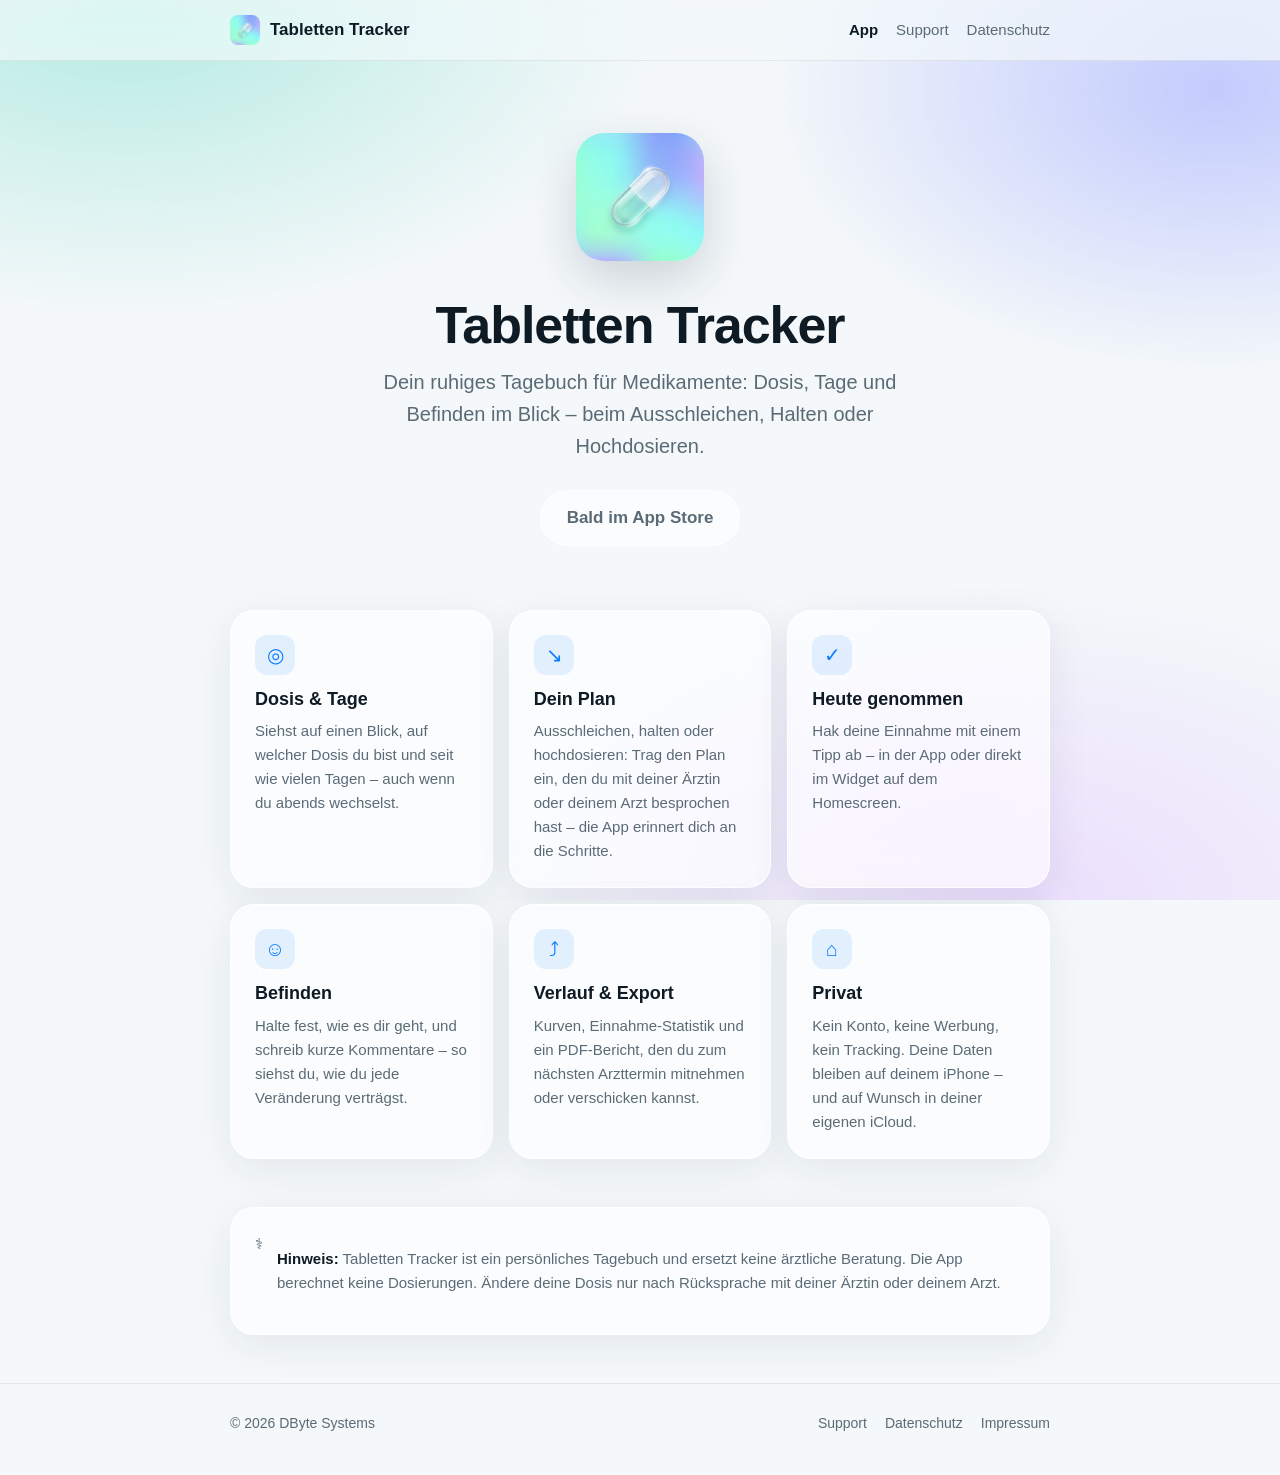
<file: index.html>
<!DOCTYPE html>
<html lang="de">
<head>
  <meta charset="utf-8">
  <meta name="viewport" content="width=device-width, initial-scale=1">
  <title>Tabletten Tracker – Dein Medikamenten-Tagebuch</title>
  <meta name="description" content="Tabletten Tracker: Dosis, Tage und Befinden im Blick – beim Ausschleichen, Halten oder Hochdosieren deiner Medikamente. Ohne Konto, ohne Tracking.">
  <link rel="icon" type="image/png" href="assets/favicon.png">
  <link rel="apple-touch-icon" href="assets/app-icon.png">
  <link rel="stylesheet" href="style.css">
</head>
<body>
  <header class="site">
    <div class="wrap">
      <a class="brand" href="index.html"><img src="assets/favicon.png" alt=""><span>Tabletten Tracker</span></a>
      <nav class="site">
        <a href="index.html" aria-current="page">App</a>
        <a href="support.html">Support</a>
        <a href="datenschutz.html">Datenschutz</a>
      </nav>
    </div>
  </header>

  <main class="wrap">
    <section class="hero">
      <img class="icon" src="assets/app-icon.png" alt="App-Icon von Tabletten Tracker">
      <h1>Tabletten Tracker</h1>
      <p class="lead">Dein ruhiges Tagebuch für Medikamente: Dosis, Tage und Befinden im Blick – beim Ausschleichen, Halten oder Hochdosieren.</p>
      <!-- Sobald die App im Store ist: class="button" und den App-Store-Link eintragen -->
      <span class="button soon">Bald im App Store</span>
    </section>

    <section class="grid">
      <div class="card feature">
        <div class="symbol">◎</div>
        <h3>Dosis &amp; Tage</h3>
        <p>Siehst auf einen Blick, auf welcher Dosis du bist und seit wie vielen Tagen – auch wenn du abends wechselst.</p>
      </div>
      <div class="card feature">
        <div class="symbol">↘</div>
        <h3>Dein Plan</h3>
        <p>Ausschleichen, halten oder hochdosieren: Trag den Plan ein, den du mit deiner Ärztin oder deinem Arzt besprochen hast – die App erinnert dich an die Schritte.</p>
      </div>
      <div class="card feature">
        <div class="symbol">✓</div>
        <h3>Heute genommen</h3>
        <p>Hak deine Einnahme mit einem Tipp ab – in der App oder direkt im Widget auf dem Homescreen.</p>
      </div>
      <div class="card feature">
        <div class="symbol">☺</div>
        <h3>Befinden</h3>
        <p>Halte fest, wie es dir geht, und schreib kurze Kommentare – so siehst du, wie du jede Veränderung verträgst.</p>
      </div>
      <div class="card feature">
        <div class="symbol">⤴</div>
        <h3>Verlauf &amp; Export</h3>
        <p>Kurven, Einnahme-Statistik und ein PDF-Bericht, den du zum nächsten Arzttermin mitnehmen oder verschicken kannst.</p>
      </div>
      <div class="card feature">
        <div class="symbol">⌂</div>
        <h3>Privat</h3>
        <p>Kein Konto, keine Werbung, kein Tracking. Deine Daten bleiben auf deinem iPhone – und auf Wunsch in deiner eigenen iCloud.</p>
      </div>
    </section>

    <div class="card notice">
      <span aria-hidden="true">⚕︎</span>
      <p><strong>Hinweis:</strong> Tabletten Tracker ist ein persönliches Tagebuch und ersetzt keine ärztliche Beratung. Die App berechnet keine Dosierungen. Ändere deine Dosis nur nach Rücksprache mit deiner Ärztin oder deinem Arzt.</p>
    </div>
  </main>

  <footer class="site">
    <div class="wrap">
      <span>© 2026 DByte Systems</span>
      <nav>
        <a href="support.html">Support</a>
        <a href="datenschutz.html">Datenschutz</a>
        <a href="impressum.html">Impressum</a>
      </nav>
    </div>
  </footer>
</body>
</html>
</file>
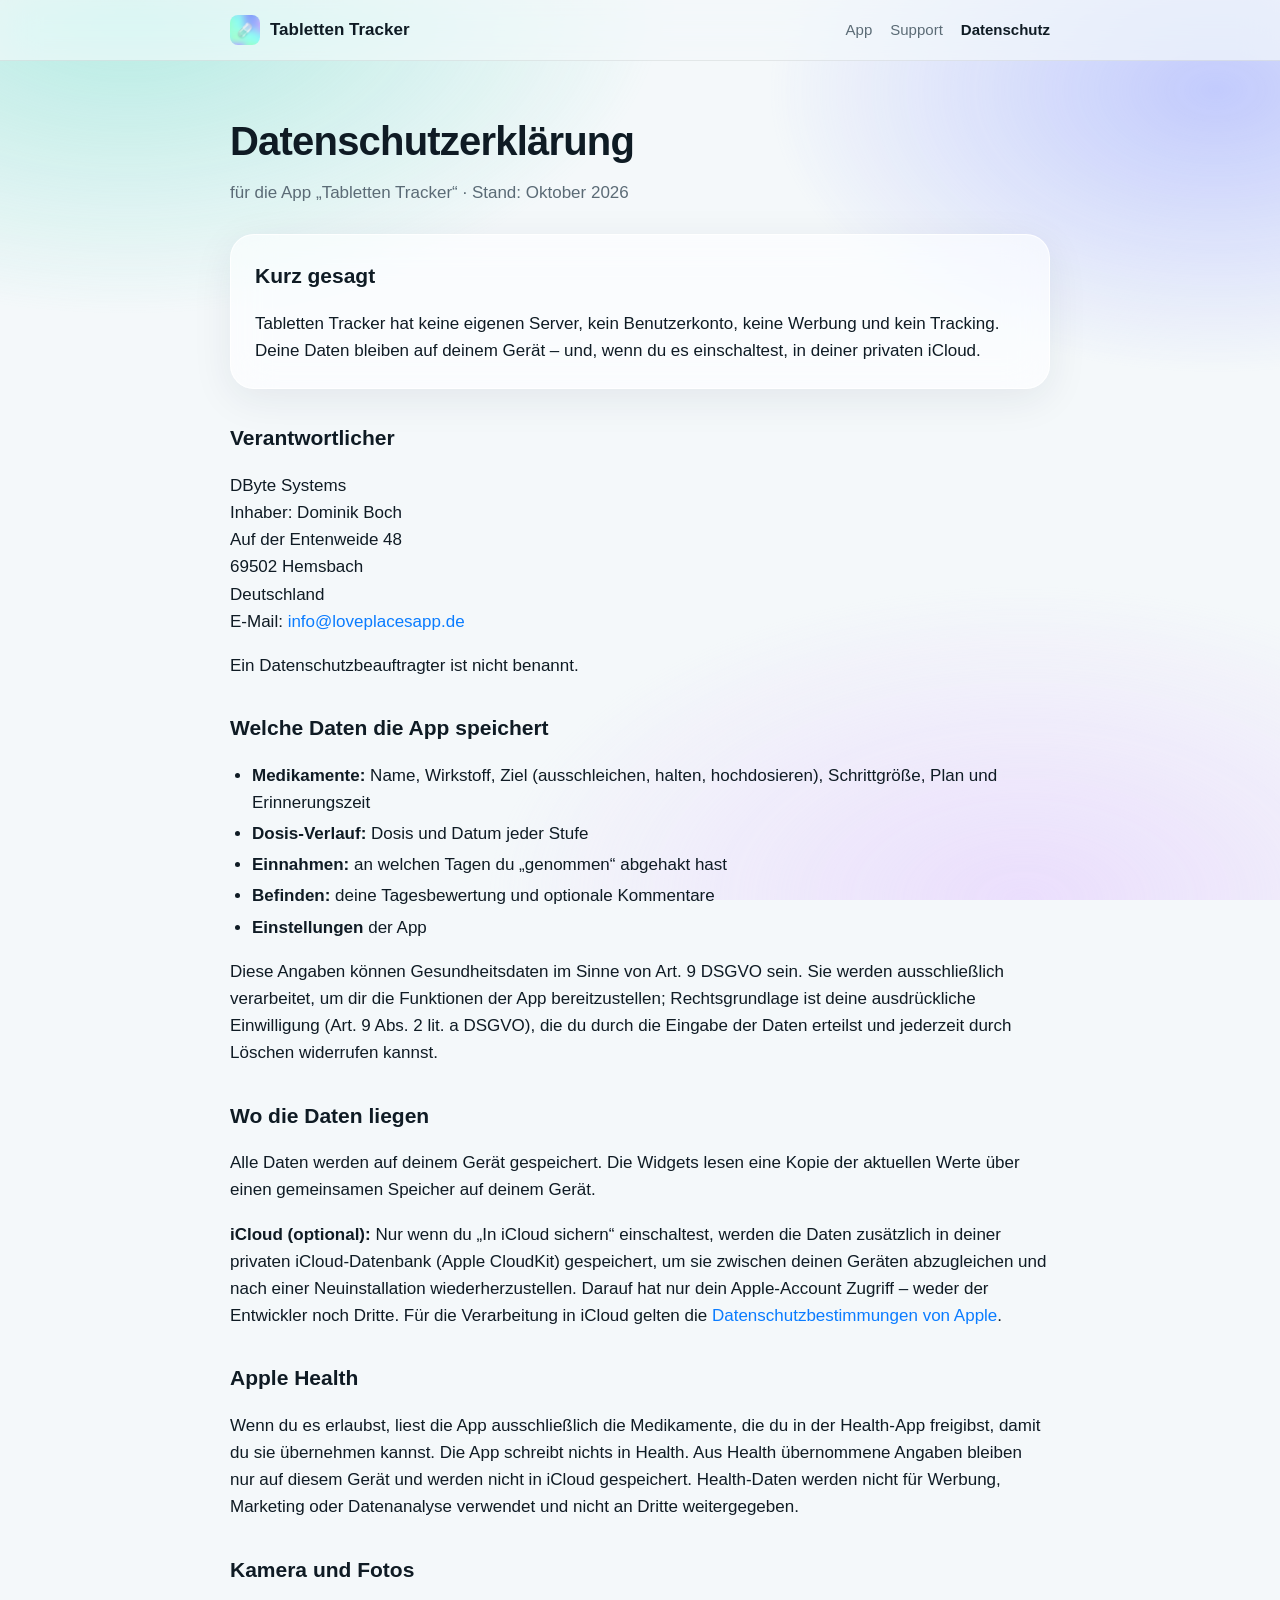
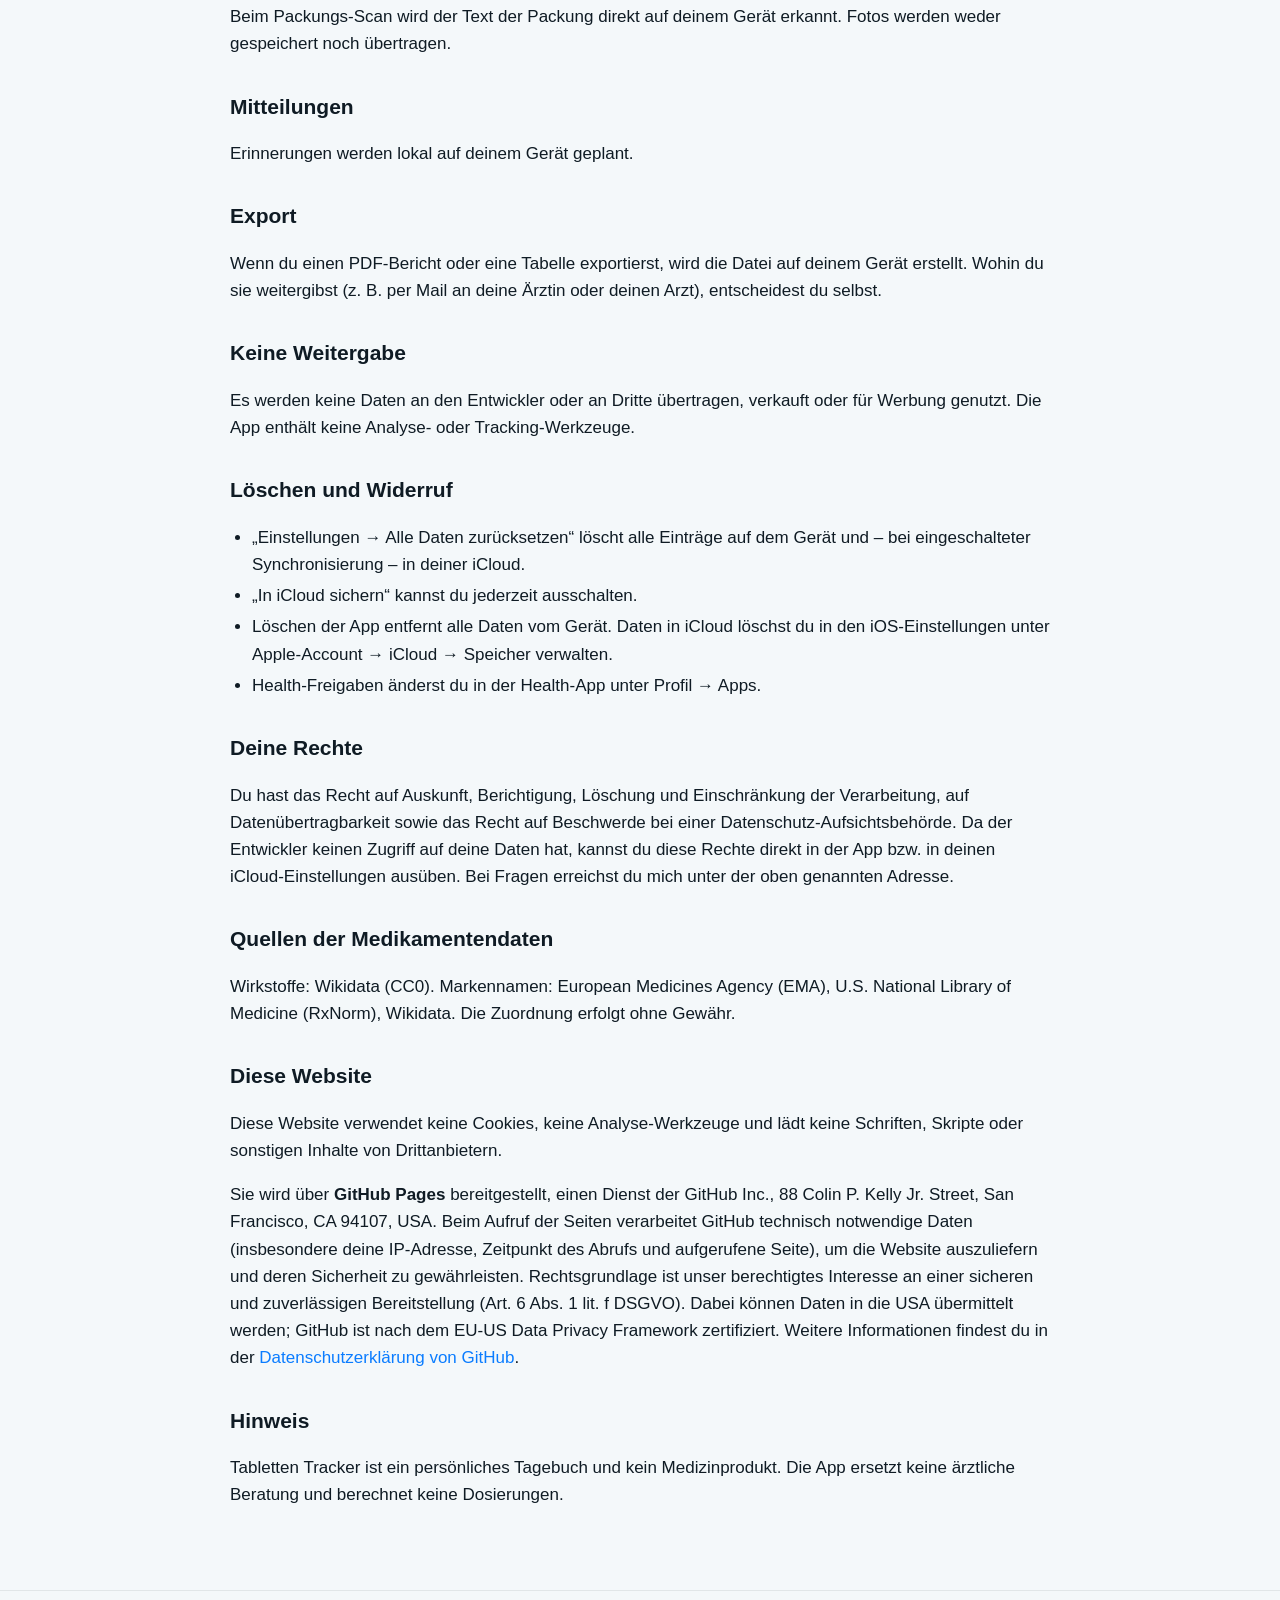
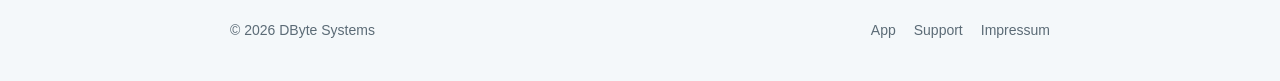
<file: datenschutz.html>
<!DOCTYPE html>
<html lang="de">
<head>
  <meta charset="utf-8">
  <meta name="viewport" content="width=device-width, initial-scale=1">
  <title>Datenschutz – Tabletten Tracker</title>
  <meta name="description" content="Datenschutzerklärung der App Tabletten Tracker.">
  <link rel="icon" type="image/png" href="assets/favicon.png">
  <link rel="stylesheet" href="style.css">
</head>
<body>
  <header class="site">
    <div class="wrap">
      <a class="brand" href="index.html"><img src="assets/favicon.png" alt=""><span>Tabletten Tracker</span></a>
      <nav class="site">
        <a href="index.html">App</a>
        <a href="support.html">Support</a>
        <a href="datenschutz.html" aria-current="page">Datenschutz</a>
      </nav>
    </div>
  </header>

  <main class="wrap doc">
    <h1>Datenschutzerklärung</h1>
    <p class="meta">für die App „Tabletten Tracker“ · Stand: Oktober 2026</p>

    <div class="card">
      <h2 style="margin-top:0">Kurz gesagt</h2>
      <p style="margin-bottom:0">Tabletten Tracker hat keine eigenen Server, kein Benutzerkonto, keine Werbung und kein Tracking. Deine Daten bleiben auf deinem Gerät – und, wenn du es einschaltest, in deiner privaten iCloud.</p>
    </div>

    <h2>Verantwortlicher</h2>
    <p>
      DByte Systems<br>
      Inhaber: Dominik Boch<br>
      Auf der Entenweide 48<br>
      69502 Hemsbach<br>
      Deutschland<br>
      E-Mail: <a href="mailto:info@loveplacesapp.de">info@loveplacesapp.de</a>
    </p>
    <p>Ein Datenschutzbeauftragter ist nicht benannt.</p>

    <h2>Welche Daten die App speichert</h2>
    <ul>
      <li><strong>Medikamente:</strong> Name, Wirkstoff, Ziel (ausschleichen, halten, hochdosieren), Schrittgröße, Plan und Erinnerungszeit</li>
      <li><strong>Dosis-Verlauf:</strong> Dosis und Datum jeder Stufe</li>
      <li><strong>Einnahmen:</strong> an welchen Tagen du „genommen“ abgehakt hast</li>
      <li><strong>Befinden:</strong> deine Tagesbewertung und optionale Kommentare</li>
      <li><strong>Einstellungen</strong> der App</li>
    </ul>
    <p>Diese Angaben können Gesundheitsdaten im Sinne von Art. 9 DSGVO sein. Sie werden ausschließlich verarbeitet, um dir die Funktionen der App bereitzustellen; Rechtsgrundlage ist deine ausdrückliche Einwilligung (Art. 9 Abs. 2 lit. a DSGVO), die du durch die Eingabe der Daten erteilst und jederzeit durch Löschen widerrufen kannst.</p>

    <h2>Wo die Daten liegen</h2>
    <p>Alle Daten werden auf deinem Gerät gespeichert. Die Widgets lesen eine Kopie der aktuellen Werte über einen gemeinsamen Speicher auf deinem Gerät.</p>
    <p><strong>iCloud (optional):</strong> Nur wenn du „In iCloud sichern“ einschaltest, werden die Daten zusätzlich in deiner privaten iCloud-Datenbank (Apple CloudKit) gespeichert, um sie zwischen deinen Geräten abzugleichen und nach einer Neuinstallation wiederherzustellen. Darauf hat nur dein Apple-Account Zugriff – weder der Entwickler noch Dritte. Für die Verarbeitung in iCloud gelten die <a href="https://www.apple.com/de/legal/privacy/" rel="noopener">Datenschutzbestimmungen von Apple</a>.</p>

    <h2>Apple Health</h2>
    <p>Wenn du es erlaubst, liest die App ausschließlich die Medikamente, die du in der Health-App freigibst, damit du sie übernehmen kannst. Die App schreibt nichts in Health. Aus Health übernommene Angaben bleiben nur auf diesem Gerät und werden nicht in iCloud gespeichert. Health-Daten werden nicht für Werbung, Marketing oder Datenanalyse verwendet und nicht an Dritte weitergegeben.</p>

    <h2>Kamera und Fotos</h2>
    <p>Beim Packungs-Scan wird der Text der Packung direkt auf deinem Gerät erkannt. Fotos werden weder gespeichert noch übertragen.</p>

    <h2>Mitteilungen</h2>
    <p>Erinnerungen werden lokal auf deinem Gerät geplant.</p>

    <h2>Export</h2>
    <p>Wenn du einen PDF-Bericht oder eine Tabelle exportierst, wird die Datei auf deinem Gerät erstellt. Wohin du sie weitergibst (z. B. per Mail an deine Ärztin oder deinen Arzt), entscheidest du selbst.</p>

    <h2>Keine Weitergabe</h2>
    <p>Es werden keine Daten an den Entwickler oder an Dritte übertragen, verkauft oder für Werbung genutzt. Die App enthält keine Analyse- oder Tracking-Werkzeuge.</p>

    <h2>Löschen und Widerruf</h2>
    <ul>
      <li>„Einstellungen → Alle Daten zurücksetzen“ löscht alle Einträge auf dem Gerät und – bei eingeschalteter Synchronisierung – in deiner iCloud.</li>
      <li>„In iCloud sichern“ kannst du jederzeit ausschalten.</li>
      <li>Löschen der App entfernt alle Daten vom Gerät. Daten in iCloud löschst du in den iOS-Einstellungen unter Apple-Account → iCloud → Speicher verwalten.</li>
      <li>Health-Freigaben änderst du in der Health-App unter Profil → Apps.</li>
    </ul>

    <h2>Deine Rechte</h2>
    <p>Du hast das Recht auf Auskunft, Berichtigung, Löschung und Einschränkung der Verarbeitung, auf Datenübertragbarkeit sowie das Recht auf Beschwerde bei einer Datenschutz-Aufsichtsbehörde. Da der Entwickler keinen Zugriff auf deine Daten hat, kannst du diese Rechte direkt in der App bzw. in deinen iCloud-Einstellungen ausüben. Bei Fragen erreichst du mich unter der oben genannten Adresse.</p>

    <h2>Quellen der Medikamentendaten</h2>
    <p>Wirkstoffe: Wikidata (CC0). Markennamen: European Medicines Agency (EMA), U.S. National Library of Medicine (RxNorm), Wikidata. Die Zuordnung erfolgt ohne Gewähr.</p>

    <h2>Diese Website</h2>
    <p>Diese Website verwendet keine Cookies, keine Analyse-Werkzeuge und lädt keine Schriften, Skripte oder sonstigen Inhalte von Drittanbietern.</p>
    <p>Sie wird über <strong>GitHub Pages</strong> bereitgestellt, einen Dienst der GitHub Inc., 88 Colin P. Kelly Jr. Street, San Francisco, CA 94107, USA. Beim Aufruf der Seiten verarbeitet GitHub technisch notwendige Daten (insbesondere deine IP-Adresse, Zeitpunkt des Abrufs und aufgerufene Seite), um die Website auszuliefern und deren Sicherheit zu gewährleisten. Rechtsgrundlage ist unser berechtigtes Interesse an einer sicheren und zuverlässigen Bereitstellung (Art. 6 Abs. 1 lit. f DSGVO). Dabei können Daten in die USA übermittelt werden; GitHub ist nach dem EU-US Data Privacy Framework zertifiziert. Weitere Informationen findest du in der <a href="https://docs.github.com/de/site-policy/privacy-policies/github-general-privacy-statement" rel="noopener">Datenschutzerklärung von GitHub</a>.</p>

    <h2>Hinweis</h2>
    <p>Tabletten Tracker ist ein persönliches Tagebuch und kein Medizinprodukt. Die App ersetzt keine ärztliche Beratung und berechnet keine Dosierungen.</p>
  </main>

  <footer class="site">
    <div class="wrap">
      <span>© 2026 DByte Systems</span>
      <nav>
        <a href="index.html">App</a>
        <a href="support.html">Support</a>
        <a href="impressum.html">Impressum</a>
      </nav>
    </div>
  </footer>
</body>
</html>
</file>
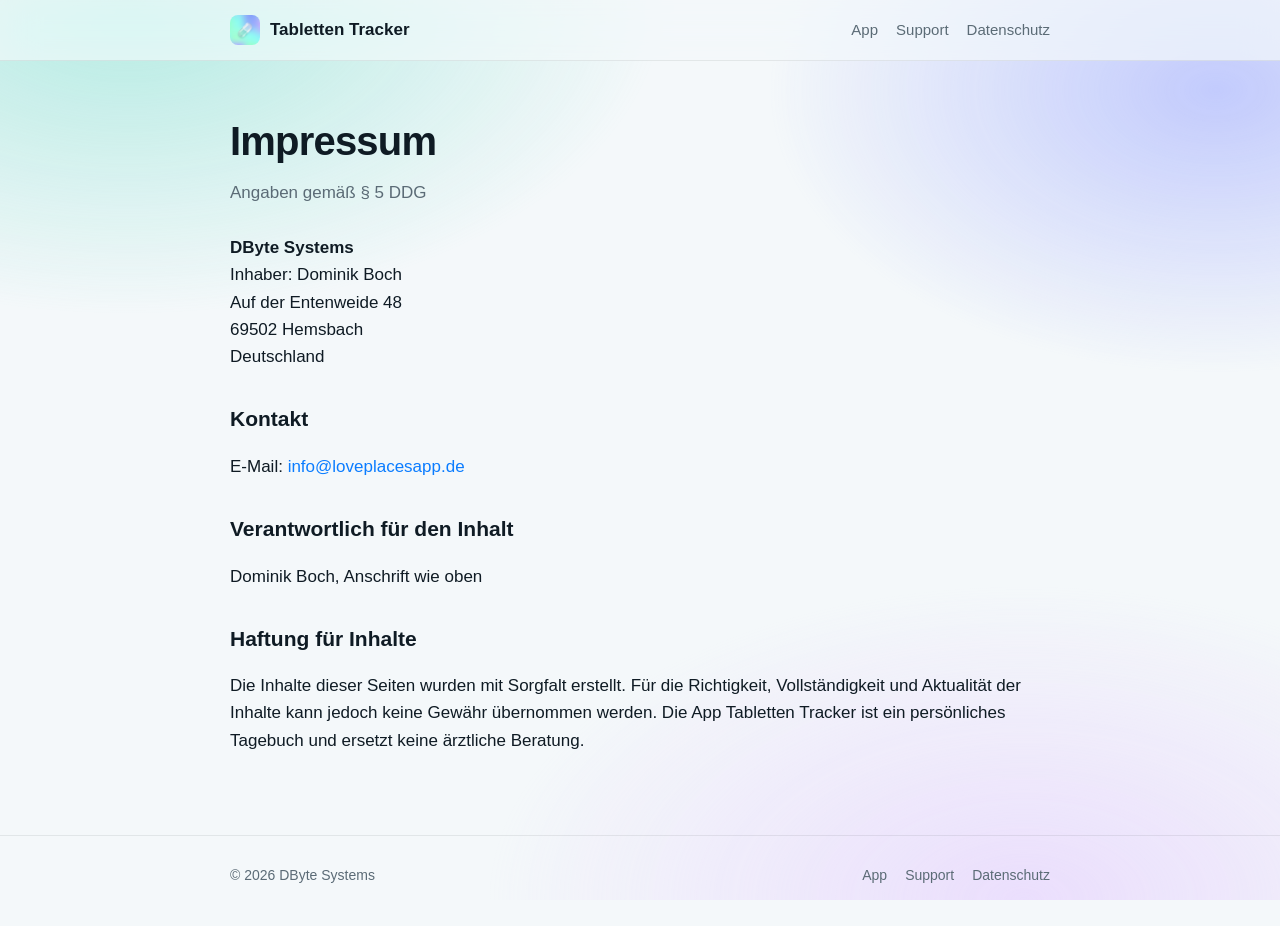
<file: impressum.html>
<!DOCTYPE html>
<html lang="de">
<head>
  <meta charset="utf-8">
  <meta name="viewport" content="width=device-width, initial-scale=1">
  <title>Impressum – Tabletten Tracker</title>
  <meta name="robots" content="noindex">
  <link rel="icon" type="image/png" href="assets/favicon.png">
  <link rel="stylesheet" href="style.css">
</head>
<body>
  <header class="site">
    <div class="wrap">
      <a class="brand" href="index.html"><img src="assets/favicon.png" alt=""><span>Tabletten Tracker</span></a>
      <nav class="site">
        <a href="index.html">App</a>
        <a href="support.html">Support</a>
        <a href="datenschutz.html">Datenschutz</a>
      </nav>
    </div>
  </header>

  <main class="wrap doc">
    <h1>Impressum</h1>
    <p class="meta">Angaben gemäß § 5 DDG</p>

    <p>
      <strong>DByte Systems</strong><br>
      Inhaber: Dominik Boch<br>
      Auf der Entenweide 48<br>
      69502 Hemsbach<br>
      Deutschland
    </p>

    <h2>Kontakt</h2>
    <p>E-Mail: <a href="mailto:info@loveplacesapp.de">info@loveplacesapp.de</a></p>

    <h2>Verantwortlich für den Inhalt</h2>
    <p>Dominik Boch, Anschrift wie oben</p>

    <h2>Haftung für Inhalte</h2>
    <p>Die Inhalte dieser Seiten wurden mit Sorgfalt erstellt. Für die Richtigkeit, Vollständigkeit und Aktualität der Inhalte kann jedoch keine Gewähr übernommen werden. Die App Tabletten Tracker ist ein persönliches Tagebuch und ersetzt keine ärztliche Beratung.</p>
  </main>

  <footer class="site">
    <div class="wrap">
      <span>© 2026 DByte Systems</span>
      <nav>
        <a href="index.html">App</a>
        <a href="support.html">Support</a>
        <a href="datenschutz.html">Datenschutz</a>
      </nav>
    </div>
  </footer>
</body>
</html>
</file>
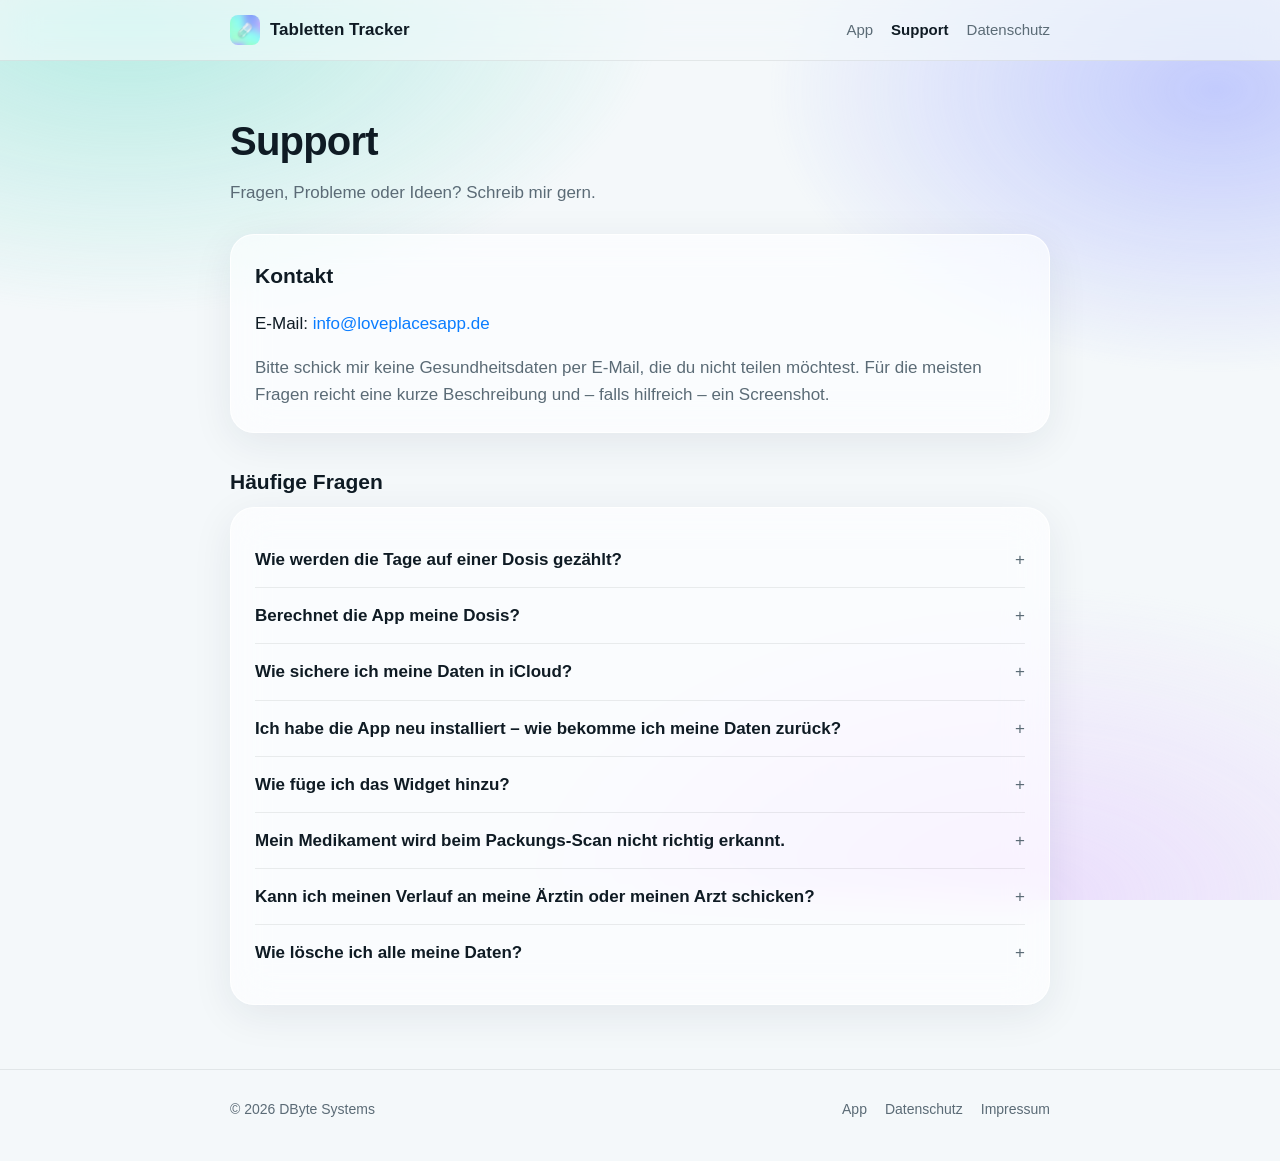
<file: support.html>
<!DOCTYPE html>
<html lang="de">
<head>
  <meta charset="utf-8">
  <meta name="viewport" content="width=device-width, initial-scale=1">
  <title>Support – Tabletten Tracker</title>
  <meta name="description" content="Hilfe und Kontakt für die App Tabletten Tracker.">
  <link rel="icon" type="image/png" href="assets/favicon.png">
  <link rel="stylesheet" href="style.css">
</head>
<body>
  <header class="site">
    <div class="wrap">
      <a class="brand" href="index.html"><img src="assets/favicon.png" alt=""><span>Tabletten Tracker</span></a>
      <nav class="site">
        <a href="index.html">App</a>
        <a href="support.html" aria-current="page">Support</a>
        <a href="datenschutz.html">Datenschutz</a>
      </nav>
    </div>
  </header>

  <main class="wrap doc">
    <h1>Support</h1>
    <p class="meta">Fragen, Probleme oder Ideen? Schreib mir gern.</p>

    <div class="card">
      <h2 style="margin-top:0">Kontakt</h2>
      <p>E-Mail: <a href="mailto:info@loveplacesapp.de?subject=Tabletten%20Tracker">info@loveplacesapp.de</a></p>
      <p style="color:var(--muted);margin-bottom:0">Bitte schick mir keine Gesundheitsdaten per E-Mail, die du nicht teilen möchtest. Für die meisten Fragen reicht eine kurze Beschreibung und – falls hilfreich – ein Screenshot.</p>
    </div>

    <h2>Häufige Fragen</h2>
    <div class="card">
      <details>
        <summary>Wie werden die Tage auf einer Dosis gezählt?</summary>
        <p>Tag 1 ist der Tag, an dem du die neue Dosis nimmst. Ist „Ich ändere die Dosis abends“ eingeschaltet, beginnt Tag 1 am Folgetag – eine Änderung bis 4 Uhr nachts zählt noch zum Vorabend. Du kannst das pro Medikament in den Einstellungen ändern.</p>
      </details>
      <details>
        <summary>Berechnet die App meine Dosis?</summary>
        <p>Nein. Ziel, Schrittgröße und Rhythmus trägst du selbst ein – am besten so, wie du es mit deiner Ärztin oder deinem Arzt besprochen hast. Die App zählt nur die Tage und erinnert dich an deine Schritte.</p>
      </details>
      <details>
        <summary>Wie sichere ich meine Daten in iCloud?</summary>
        <p>Schalte in der App unter Einstellungen → iCloud „In iCloud sichern“ ein. Deine Einträge werden dann in deiner privaten iCloud gespeichert und zwischen deinen Geräten abgeglichen. Dafür musst du auf dem iPhone bei iCloud angemeldet sein.</p>
      </details>
      <details>
        <summary>Ich habe die App neu installiert – wie bekomme ich meine Daten zurück?</summary>
        <p>Wenn du vorher „In iCloud sichern“ eingeschaltet hattest, tippe auf dem Willkommensbildschirm auf „Daten aus iCloud wiederherstellen“. Nach ein paar Sekunden sind deine Medikamente und dein Verlauf wieder da.</p>
      </details>
      <details>
        <summary>Wie füge ich das Widget hinzu?</summary>
        <p>Halte eine freie Stelle auf dem Homescreen gedrückt, tippe oben links auf „Bearbeiten“ → „Widget hinzufügen“ und suche nach „Tabletten Tracker“. In der App legst du unter Einstellungen → Widget fest, ob der Button die Einnahme abhakt oder den nächsten Dosisschritt öffnet.</p>
      </details>
      <details>
        <summary>Mein Medikament wird beim Packungs-Scan nicht richtig erkannt.</summary>
        <p>Fotografiere die Seite mit Name und Wirkstoff möglichst gerade, formatfüllend und ohne Spiegelungen. Du kannst den erkannten Namen vor dem Speichern jederzeit korrigieren oder einen der Vorschläge antippen.</p>
      </details>
      <details>
        <summary>Kann ich meinen Verlauf an meine Ärztin oder meinen Arzt schicken?</summary>
        <p>Ja. Öffne den Verlauf, tippe oben links auf das Teilen-Symbol und wähle „PDF-Bericht“ oder „Tabelle (CSV)“. Danach kannst du die Datei per Mail verschicken, sichern oder ausdrucken.</p>
      </details>
      <details>
        <summary>Wie lösche ich alle meine Daten?</summary>
        <p>In der App unter Einstellungen → „Alle Daten zurücksetzen“. Bei eingeschalteter iCloud-Sicherung werden die Daten auch dort entfernt. Wenn du die App löschst, sind alle Daten auf dem Gerät weg; Daten in iCloud verwaltest du in den iOS-Einstellungen unter Apple-Account → iCloud → Speicher verwalten.</p>
      </details>
    </div>
  </main>

  <footer class="site">
    <div class="wrap">
      <span>© 2026 DByte Systems</span>
      <nav>
        <a href="index.html">App</a>
        <a href="datenschutz.html">Datenschutz</a>
        <a href="impressum.html">Impressum</a>
      </nav>
    </div>
  </footer>
</body>
</html>
</file>
<file: style.css>
/* Tabletten Tracker – ruhig, minimalistisch, mit leichtem Glas-Look wie in der App */

:root {
  --bg: #f4f8fa;
  --text: #0f1b24;
  --muted: #5b6b76;
  --line: rgba(15, 27, 36, 0.08);
  --glass: rgba(255, 255, 255, 0.62);
  --glass-border: rgba(255, 255, 255, 0.85);
  --accent: #0a7cff;
  --accent-soft: rgba(10, 124, 255, 0.1);
  --mint: #7fe0cf;
  --indigo: #9aa6ff;
  --lavender: #e3c9ff;
  --shadow: 0 10px 40px rgba(20, 40, 60, 0.08);
}

@media (prefers-color-scheme: dark) {
  :root {
    --bg: #070b10;
    --text: #edf3f7;
    --muted: #93a3ae;
    --line: rgba(255, 255, 255, 0.08);
    --glass: rgba(26, 34, 44, 0.6);
    --glass-border: rgba(255, 255, 255, 0.08);
    --accent: #4aa3ff;
    --accent-soft: rgba(74, 163, 255, 0.14);
    --mint: #1f6f66;
    --indigo: #2c3474;
    --lavender: #3b2c5a;
    --shadow: 0 10px 40px rgba(0, 0, 0, 0.35);
  }
}

* { box-sizing: border-box; }

html { -webkit-text-size-adjust: 100%; }

body {
  margin: 0;
  font-family: -apple-system, BlinkMacSystemFont, "SF Pro Text", "Segoe UI", Roboto, "Helvetica Neue", Arial, sans-serif;
  font-size: 17px;
  line-height: 1.6;
  color: var(--text);
  background: var(--bg);
  min-height: 100vh;
}

/* Weicher Farbverlauf im Hintergrund */
body::before {
  content: "";
  position: fixed;
  inset: 0;
  z-index: -1;
  background:
    radial-gradient(60% 50% at 10% 0%, var(--mint) 0%, transparent 70%),
    radial-gradient(50% 45% at 95% 10%, var(--indigo) 0%, transparent 70%),
    radial-gradient(60% 50% at 80% 100%, var(--lavender) 0%, transparent 70%);
  opacity: 0.55;
}

a { color: var(--accent); text-decoration: none; }
a:hover { text-decoration: underline; }

.wrap { max-width: 860px; margin: 0 auto; padding: 0 20px; }

/* Kopfzeile */
header.site {
  position: sticky;
  top: 0;
  z-index: 10;
  backdrop-filter: saturate(160%) blur(18px);
  -webkit-backdrop-filter: saturate(160%) blur(18px);
  background: color-mix(in srgb, var(--bg) 70%, transparent);
  border-bottom: 1px solid var(--line);
}
header.site .wrap {
  display: flex;
  align-items: center;
  justify-content: space-between;
  gap: 16px;
  height: 60px;
}
.brand {
  display: flex;
  align-items: center;
  gap: 10px;
  font-weight: 600;
  color: var(--text);
}
.brand img { width: 30px; height: 30px; border-radius: 8px; }
nav.site { display: flex; gap: 18px; font-size: 15px; }
nav.site a { color: var(--muted); }
nav.site a[aria-current="page"] { color: var(--text); font-weight: 600; }

/* Glas-Karten */
.card {
  background: var(--glass);
  border: 1px solid var(--glass-border);
  border-radius: 24px;
  box-shadow: var(--shadow);
  backdrop-filter: saturate(160%) blur(20px);
  -webkit-backdrop-filter: saturate(160%) blur(20px);
  padding: 24px;
}

/* Startseite */
.hero { text-align: center; padding: 72px 0 40px; }
.hero img.icon {
  width: 128px;
  height: 128px;
  border-radius: 28px;
  box-shadow: 0 18px 50px rgba(20, 40, 60, 0.18);
}
.hero h1 { font-size: clamp(34px, 6vw, 52px); line-height: 1.1; margin: 28px 0 12px; letter-spacing: -0.02em; }
.hero p.lead { font-size: 20px; color: var(--muted); max-width: 560px; margin: 0 auto; }

.button {
  display: inline-flex;
  align-items: center;
  gap: 8px;
  margin-top: 28px;
  padding: 13px 26px;
  border-radius: 999px;
  background: var(--accent);
  color: #fff;
  font-weight: 600;
}
.button:hover { text-decoration: none; filter: brightness(1.05); }
.button.soon { background: var(--glass); color: var(--muted); border: 1px solid var(--glass-border); cursor: default; }

.grid {
  display: grid;
  grid-template-columns: repeat(auto-fit, minmax(240px, 1fr));
  gap: 16px;
  margin: 24px 0 48px;
}
.feature h3 { margin: 10px 0 6px; font-size: 18px; }
.feature p { margin: 0; color: var(--muted); font-size: 15px; }
.feature .symbol {
  width: 40px;
  height: 40px;
  border-radius: 12px;
  display: grid;
  place-items: center;
  background: var(--accent-soft);
  color: var(--accent);
  font-size: 20px;
}

.notice {
  display: flex;
  gap: 14px;
  align-items: flex-start;
  margin-bottom: 48px;
  color: var(--muted);
  font-size: 15px;
}
.notice strong { color: var(--text); }

/* Textseiten */
main.doc { padding-top: 48px; padding-bottom: 64px; }
main.doc h1 { font-size: clamp(28px, 7vw, 40px); letter-spacing: -0.02em; margin: 0 0 6px; overflow-wrap: anywhere; hyphens: auto; }
main.doc .meta { color: var(--muted); margin: 0 0 28px; }
main.doc h2 { font-size: 21px; margin: 32px 0 8px; }
main.doc p, main.doc li { color: var(--text); }
main.doc ul { padding-left: 22px; }
main.doc li { margin: 4px 0; }
.placeholder {
  background: rgba(255, 196, 0, 0.18);
  border-radius: 6px;
  padding: 1px 6px;
}

/* FAQ */
details {
  border-bottom: 1px solid var(--line);
  padding: 14px 0;
}
details:last-of-type { border-bottom: none; }
summary {
  cursor: pointer;
  font-weight: 600;
  list-style: none;
  display: flex;
  justify-content: space-between;
  gap: 12px;
}
summary::-webkit-details-marker { display: none; }
summary::after { content: "+"; color: var(--muted); font-weight: 400; }
details[open] summary::after { content: "–"; }
details p { margin: 10px 0 0; color: var(--muted); }

/* Fußzeile */
footer.site {
  border-top: 1px solid var(--line);
  padding: 28px 0 40px;
  color: var(--muted);
  font-size: 14px;
}
footer.site .wrap { display: flex; flex-wrap: wrap; justify-content: space-between; gap: 12px; }
footer.site nav { display: flex; gap: 18px; }
footer.site a { color: var(--muted); }

@media (max-width: 560px) {
  nav.site { gap: 12px; font-size: 14px; }
  .brand span { display: none; }
  .hero { padding-top: 48px; }
}
</file>
